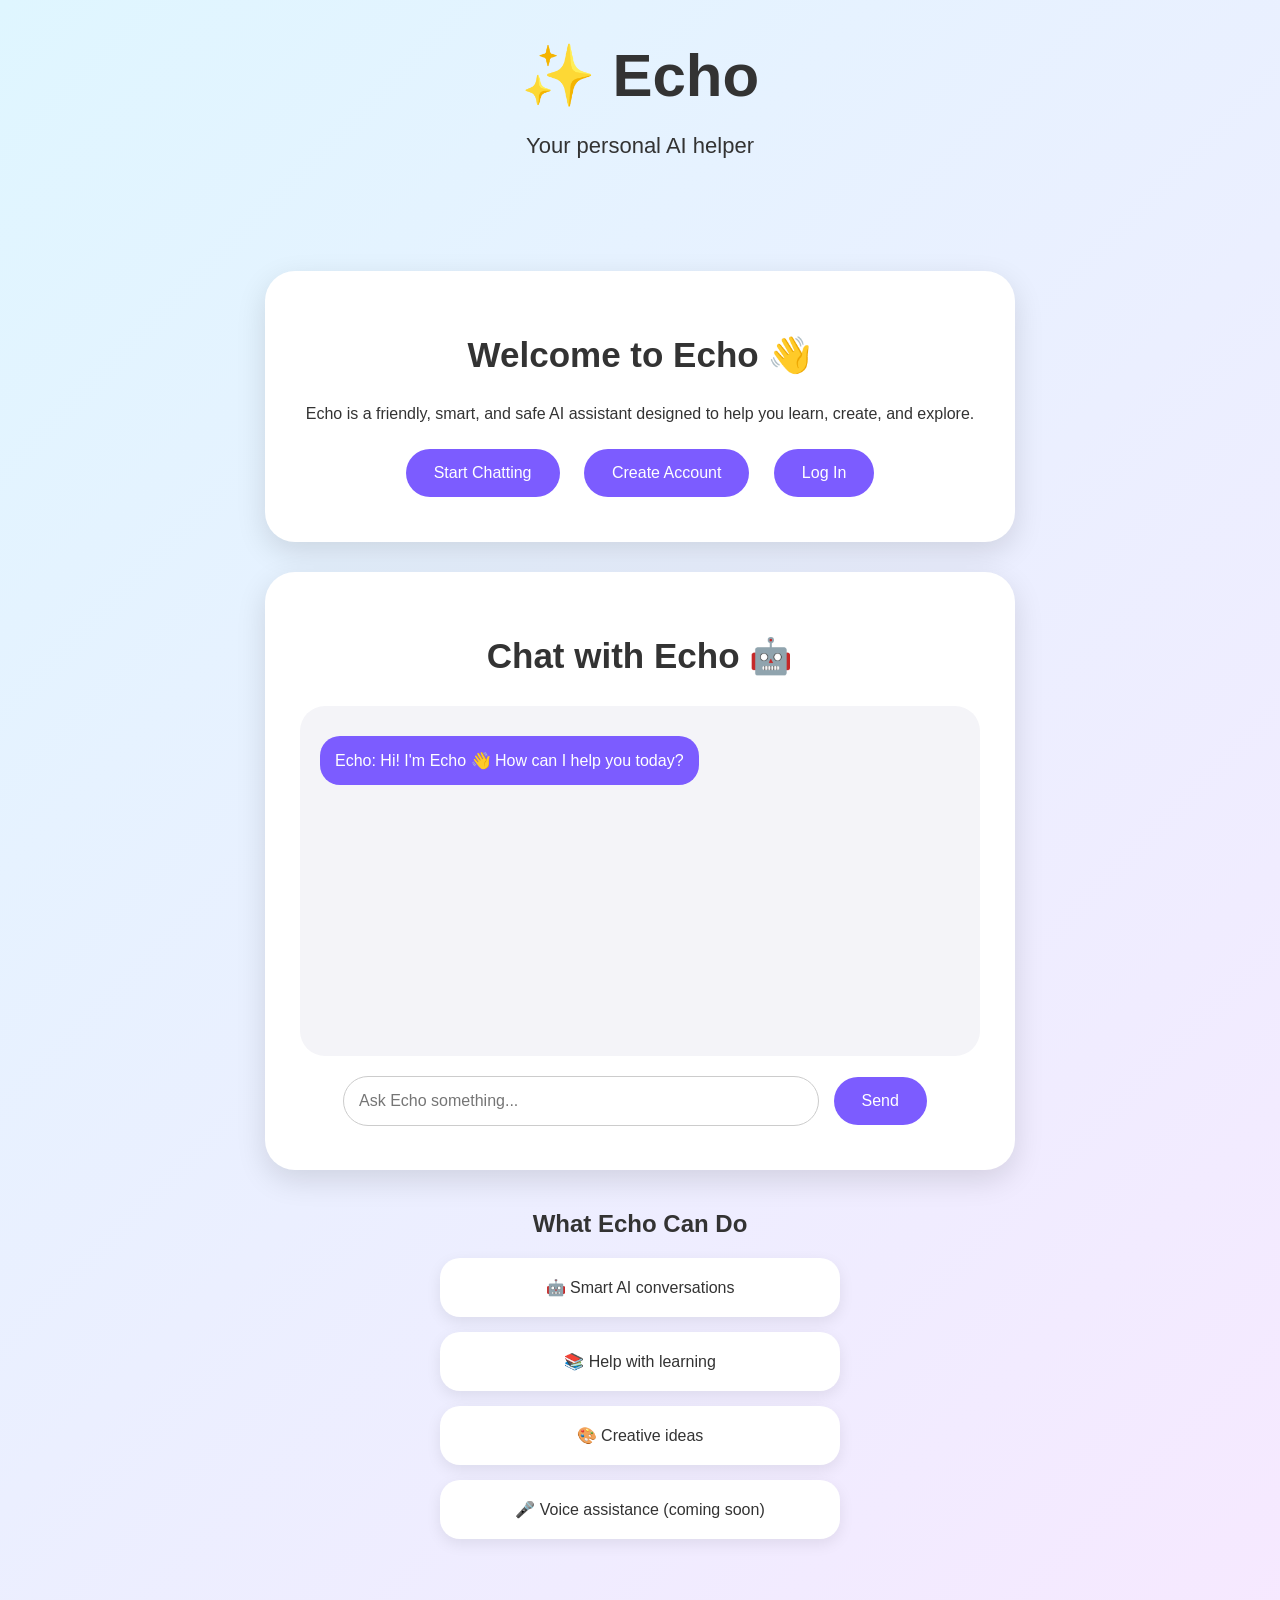
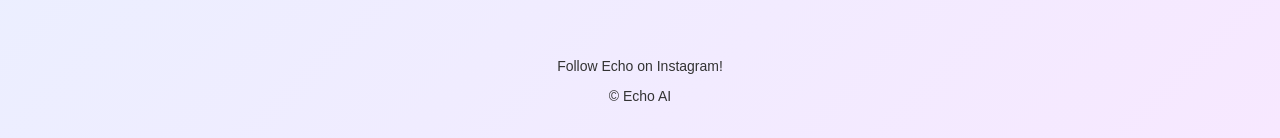
<file: index.html>
<!DOCTYPE html>
<html>

<head>
    <title>Echo AI</title>
    <link rel="stylesheet" href="style.css">
</head>

<body>

    <header>
        <h1>✨ Echo</h1>
        <p>Your personal AI helper</p>
    </header>


    <main>

        <section class="welcome">

            <h2>Welcome to Echo 👋</h2>

            <p>
                Echo is a friendly, smart, and safe AI assistant
                designed to help you learn, create, and explore.
            </p>


            <button onclick="document.querySelector('.chat').scrollIntoView()">
                Start Chatting
            </button>


            <button onclick="window.location.href='account.html'">
                Create Account
            </button>


            <button onclick="window.location.href='account.html'">
                Log In
            </button>

        </section>



        <section class="chat">

            <h2>Chat with Echo 🤖</h2>


            <div class="chat-box" id="chat-box">

                <div class="echo-message">
    Echo: Hi! I'm Echo 👋 How can I help you today?
</div>
            </div>


            <input id="user-input" type="text" placeholder="Ask Echo something...">


            <button onclick="sendMessage()">
                Send
            </button>

        </section>




        <section class="features">

            <h2>What Echo Can Do</h2>


            <div class="feature-box">
                🤖 Smart AI conversations
            </div>


            <div class="feature-box">
                📚 Help with learning
            </div>


            <div class="feature-box">
                🎨 Creative ideas
            </div>


            <div class="feature-box">
                🎤 Voice assistance (coming soon)
            </div>


        </section>


    </main>




    <footer>

        <p>Follow Echo on Instagram!</p>

        <p>© Echo AI</p>

    </footer>



    <script src="script.js"></script>


</body>

</html>
</file>
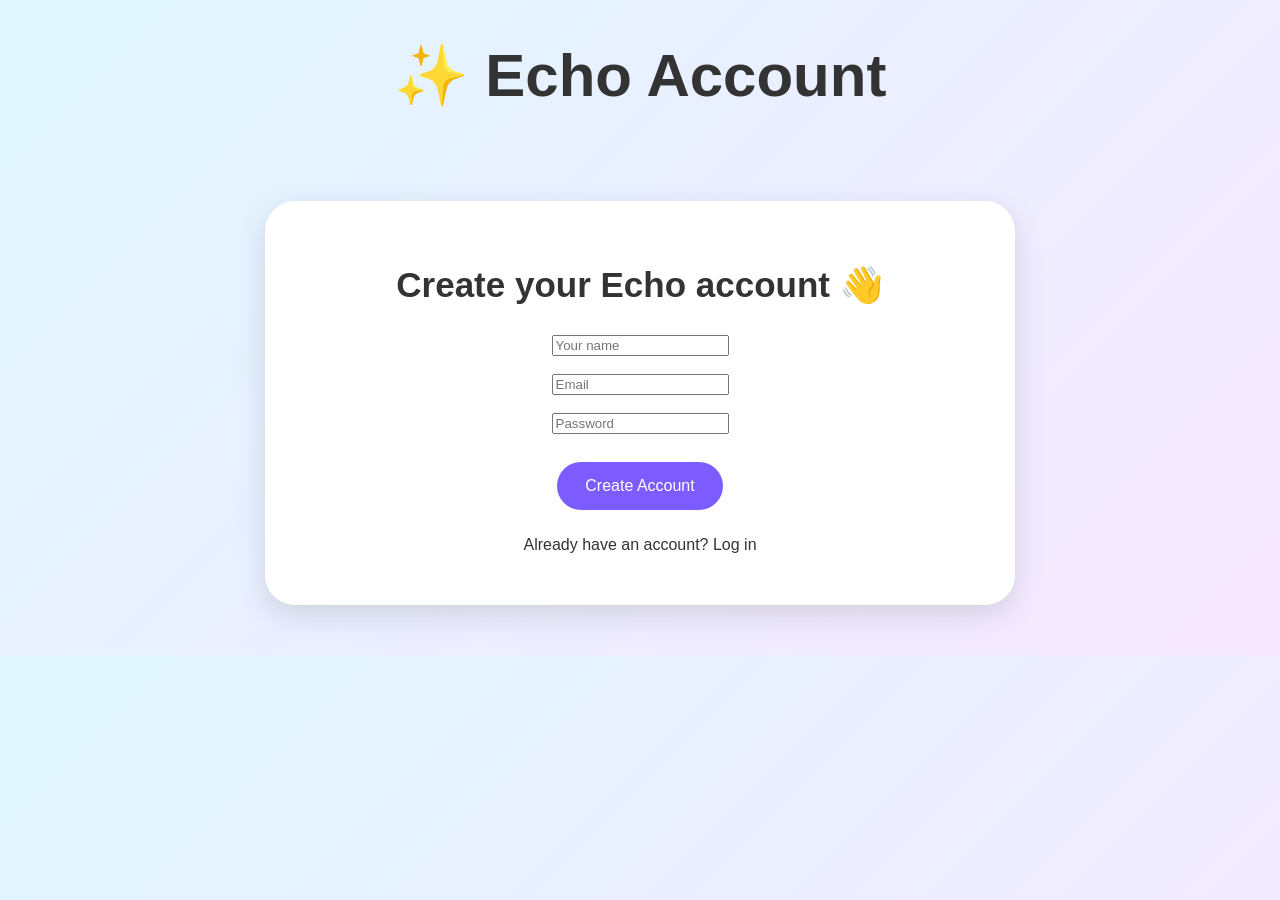
<file: account.html>
<!DOCTYPE html>
<html>

<head>
    <title>Echo Account</title>
    <link rel="stylesheet" href="style.css">
</head>

<body>

<header>
    <h1>✨ Echo Account</h1>
</header>

<main>

<div class="welcome">

<h2>Create your Echo account 👋</h2>

<input type="text" placeholder="Your name">

<br><br>

<input type="email" placeholder="Email">

<br><br>

<input type="password" placeholder="Password">

<br><br>

<button>Create Account</button>

<p>Already have an account? Log in</p>

</div>

</main>

</body>
</html>
</file>
<file: style.css>
* {
    box-sizing: border-box;
}


body {
    margin: 0;
    font-family: Arial, sans-serif;
    background: linear-gradient(135deg, #dff6ff, #f7e8ff);
    color: #333;
    text-align: center;
}


/* Header */

header {
    padding: 40px 20px;
}


header h1 {
    font-size: 60px;
    margin: 0;
}


header p {
    font-size: 22px;
}



/* Main */

main {
    padding: 20px;
}



/* Welcome card */

.welcome,
.chat {
    background: white;
    max-width: 750px;
    margin: 30px auto;
    padding: 35px;
    border-radius: 30px;
    box-shadow: 0 10px 30px rgba(0,0,0,0.12);
}


.welcome h2,
.chat h2 {
    font-size: 35px;
}



/* Buttons */

button {
    background: #7c5cff;
    color: white;
    border: none;
    padding: 15px 28px;
    margin: 10px;
    border-radius: 30px;
    font-size: 16px;
    cursor: pointer;
    transition: 0.2s;
}


button:hover {
    transform: scale(1.05);
}



/* Chat area */

.chat-box {
    background: #f4f4f8;
    border-radius: 25px;
    padding: 20px;
    height: 350px;
    overflow-y: auto;
    display: flex;
    flex-direction: column;
    gap: 15px;
    text-align: left;
}



/* Echo bubble */

.echo-message {
    background: #7c5cff;
    color: white;
    padding: 15px 20px;
    border-radius: 20px 20px 20px 5px;
    max-width: 75%;
    align-self: flex-start;
    font-size: 16px;
}



/* User bubble */

.user-message {
    background: #e7e7e7;
    color: #333;
    padding: 15px 20px;
    border-radius: 20px 20px 5px 20px;
    max-width: 75%;
    align-self: flex-end;
    font-size: 16px;
}



/* Input */

.chat input {
    width: 70%;
    padding: 15px;
    margin-top: 20px;
    border-radius: 30px;
    border: 1px solid #ccc;
    font-size: 16px;
}



/* Features */

.features {
    margin-top: 40px;
}


.feature-box {
    background: white;
    max-width: 400px;
    margin: 15px auto;
    padding: 20px;
    border-radius: 20px;
    box-shadow: 0 5px 15px rgba(0,0,0,0.08);
}



/* Footer */

footer {
    margin-top: 50px;
    padding: 20px;
    font-size: 14px;
}
.echo-message {
    display: block !important;
    background: #7c5cff !important;
    color: white !important;
    padding: 15px !important;
    border-radius: 20px !important;
    margin: 10px 0 !important;
    width: fit-content !important;
}


.user-message {
    display: block !important;
    background: #e5e5e5 !important;
    color: black !important;
    padding: 15px !important;
    border-radius: 20px !important;
    margin: 10px 0 10px auto !important;
    width: fit-content !important;
}
</file>
